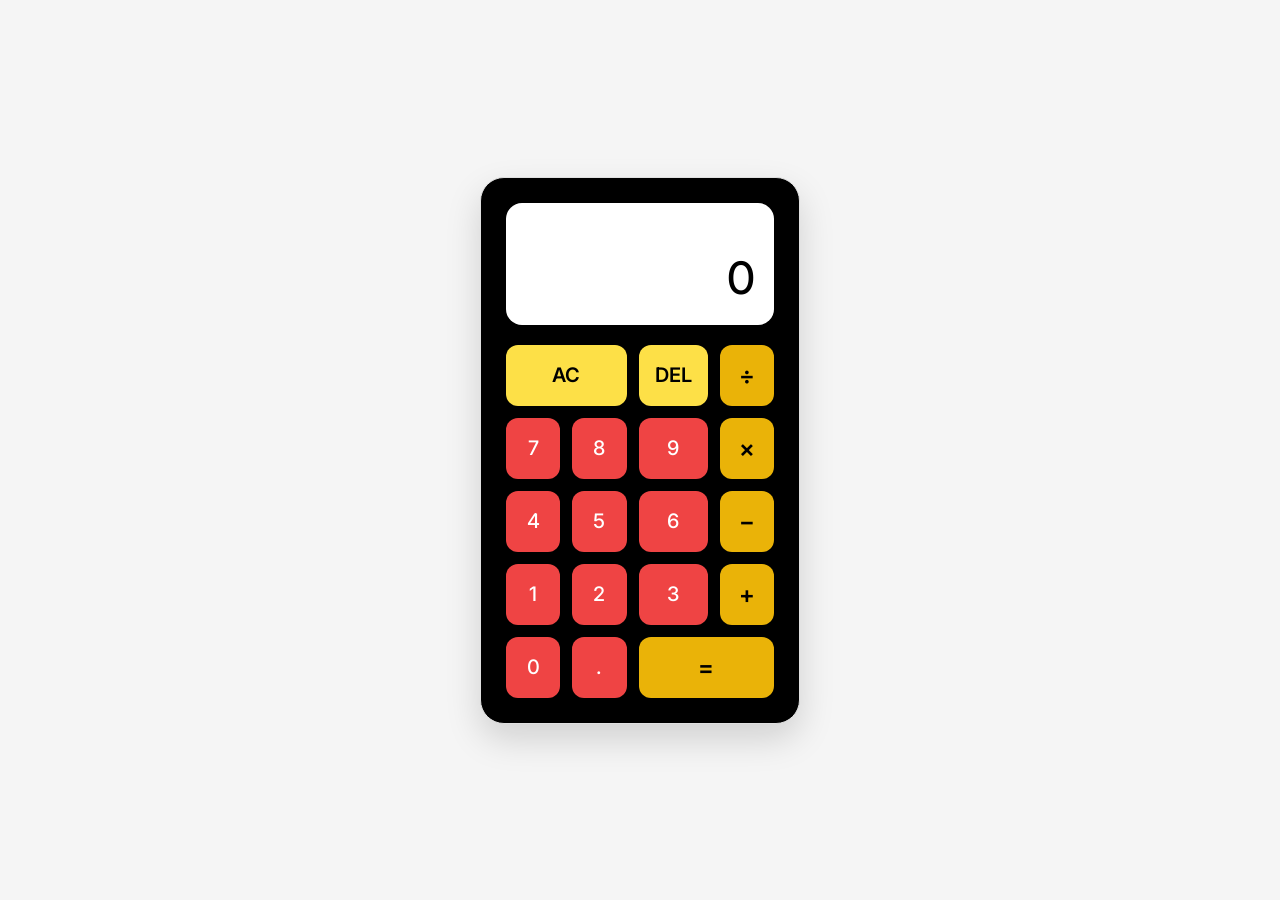
<file: calculator/index.html>
<!DOCTYPE html>
<html lang="en">
<head>
  <meta charset="UTF-8">
  <meta name="viewport" content="width=device-width, initial-scale=1.0">
  <title>Modern Glassmorphism Calculator</title>
  <meta name="description" content="A beautiful and functional calculator built with HTML, CSS, and JS">
  <link rel="stylesheet" href="style.css">
  <link rel="preconnect" href="https://fonts.googleapis.com">
  <link rel="preconnect" href="https://fonts.gstatic.com" crossorigin>
  <link href="https://fonts.googleapis.com/css2?family=Inter:wght@300;400;500;600&display=swap" rel="stylesheet">
</head>
<body>
  <div class="calculator-container">
    <div class="calculator">
      <div class="display">
        <div class="previous-operand" id="previous-operand"></div>
        <div class="current-operand" id="current-operand">0</div>
      </div>
      <div class="buttons">
        <button class="btn span-two action-btn" id="clear">AC</button>
        <button class="btn action-btn" id="delete">DEL</button>
        <button class="btn operator" data-operation="÷">÷</button>
        <button class="btn number" data-number="7">7</button>
        <button class="btn number" data-number="8">8</button>
        <button class="btn number" data-number="9">9</button>
        <button class="btn operator" data-operation="×">×</button>
        <button class="btn number" data-number="4">4</button>
        <button class="btn number" data-number="5">5</button>
        <button class="btn number" data-number="6">6</button>
        <button class="btn operator" data-operation="−">−</button>
        <button class="btn number" data-number="1">1</button>
        <button class="btn number" data-number="2">2</button>
        <button class="btn number" data-number="3">3</button>
        <button class="btn operator" data-operation="+">+</button>
        <button class="btn number" data-number="0">0</button>
        <button class="btn number" data-number=".">.</button>
        <button class="btn span-two equals-btn" id="equals">=</button>
      </div>
    </div>
  </div>
  <script src="script.js"></script>
</body>
</html>
</file>
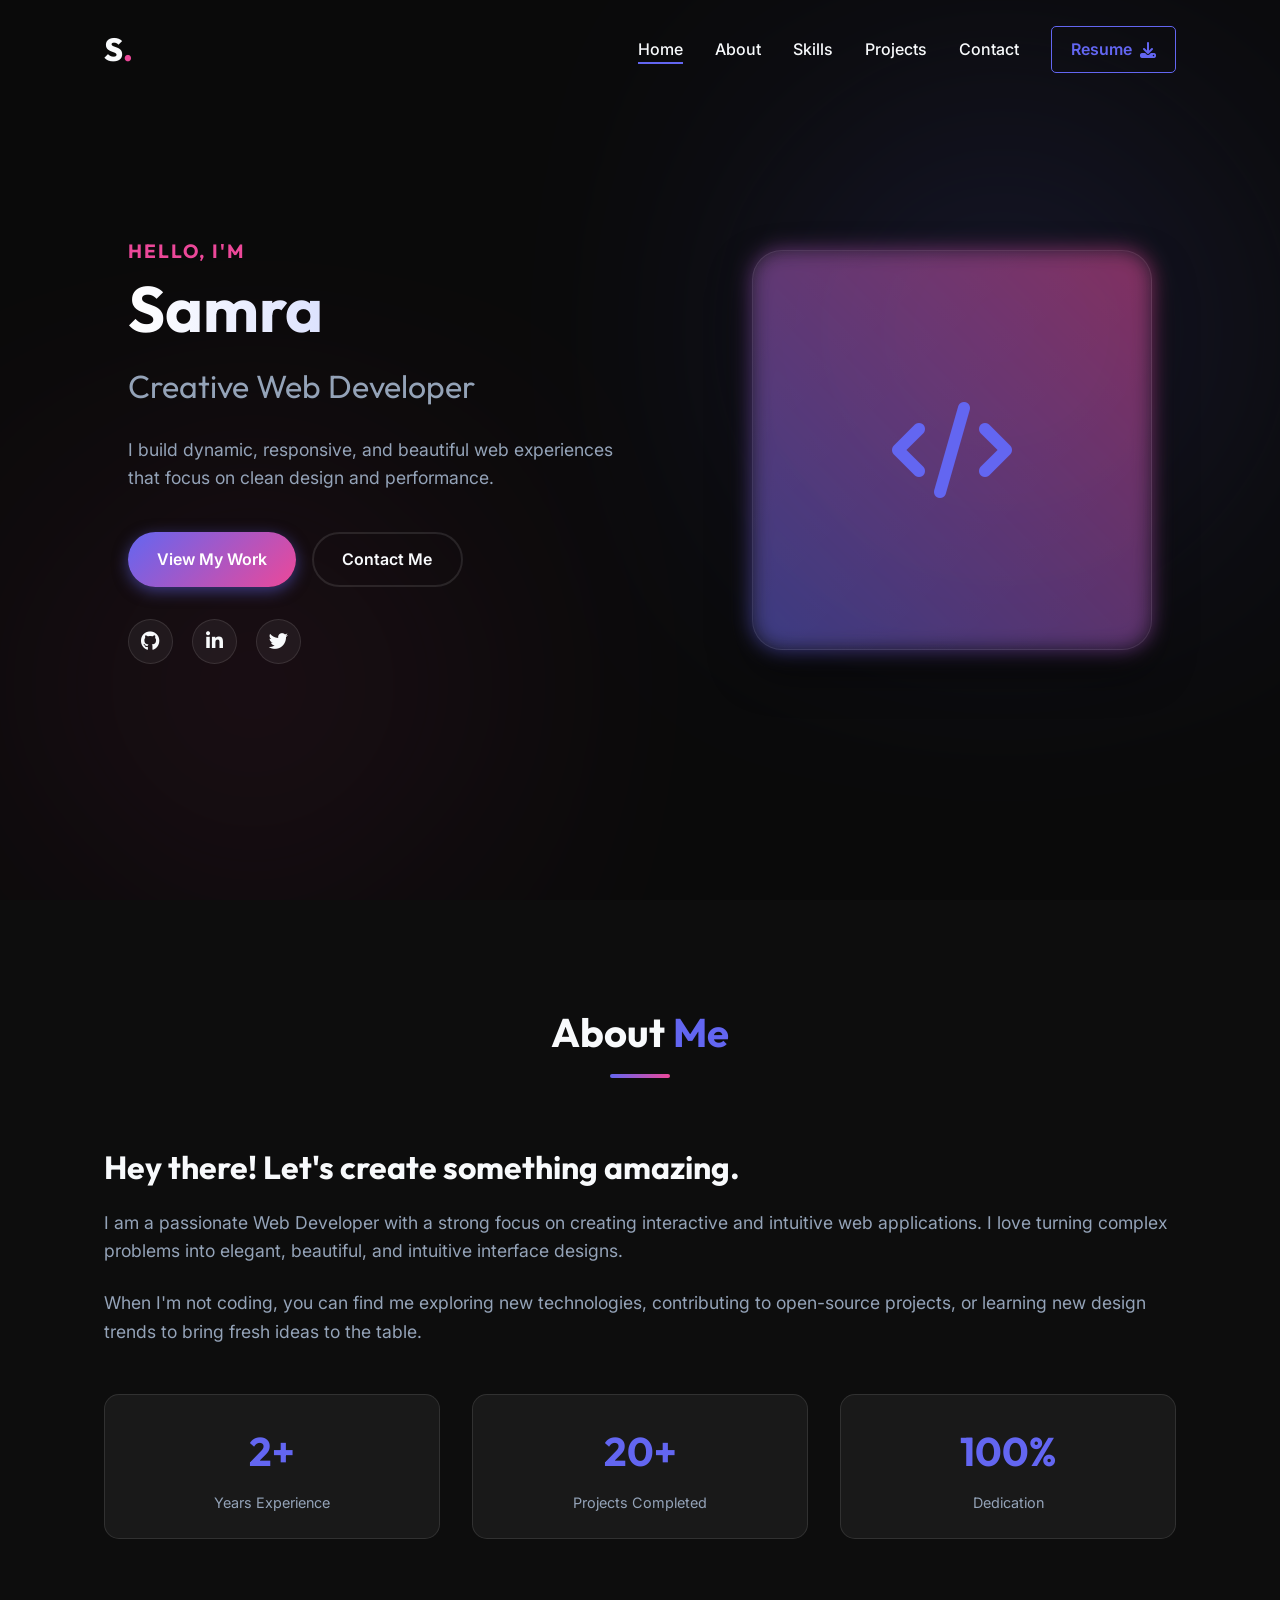
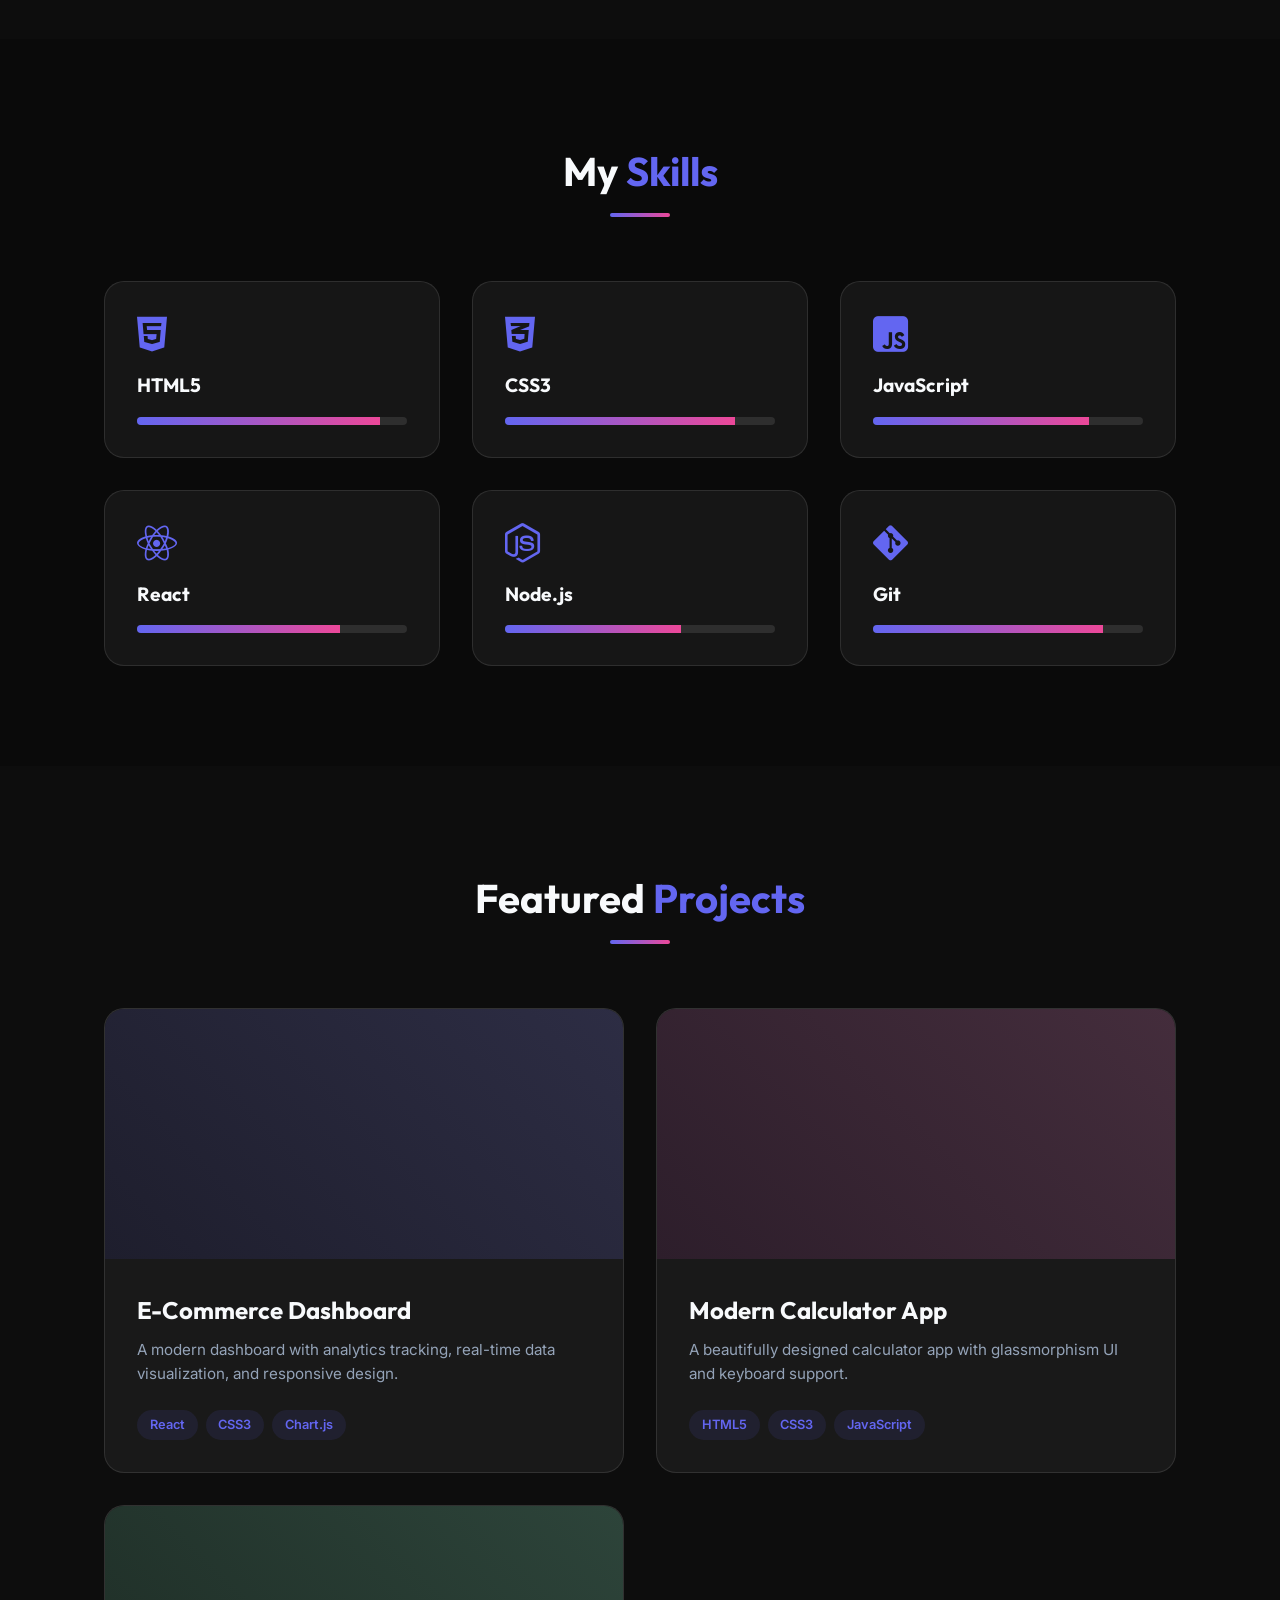
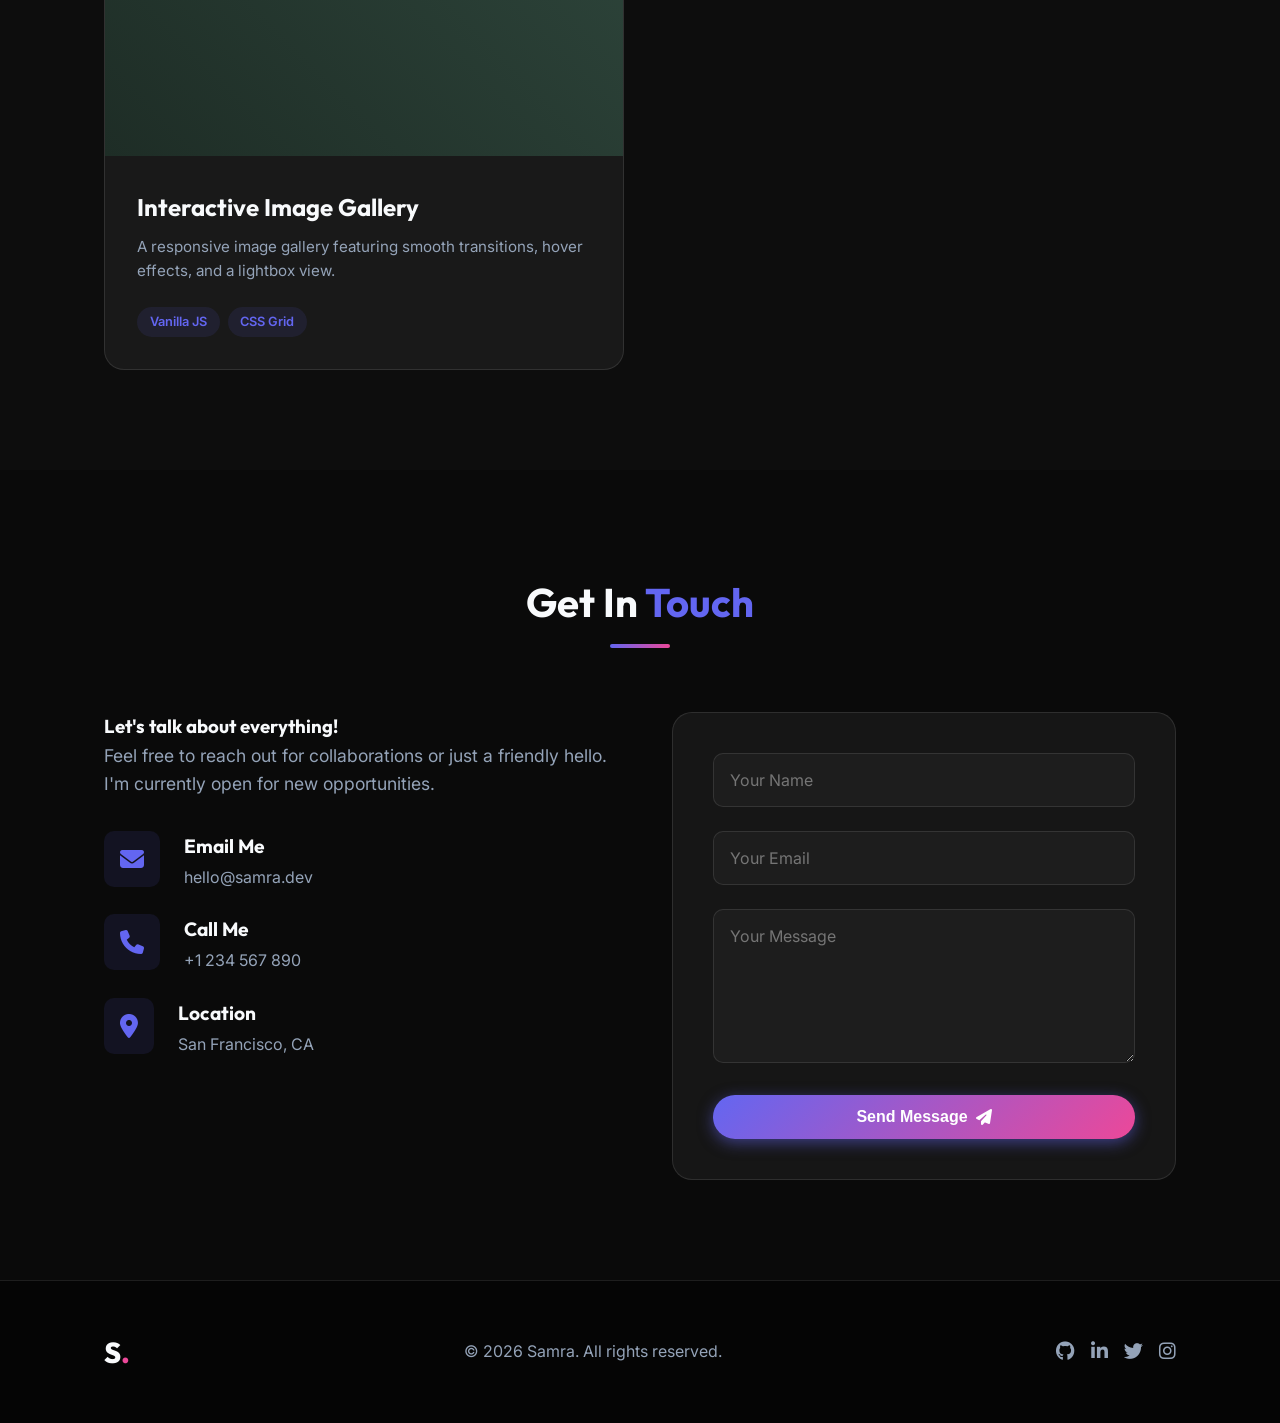
<file: portfolio/index.html>
<!DOCTYPE html>
<html lang="en">
<head>
    <meta charset="UTF-8">
    <meta name="viewport" content="width=device-width, initial-scale=1.0">
    <title>Samra's Portfolio Web Developer</title>
    <meta name="description" content="Personal portfolio of Samra, showcasing web development skills, projects, and resume.">
    
    <!-- Google Fonts -->
    <link rel="preconnect" href="https://fonts.googleapis.com">
    <link rel="preconnect" href="https://fonts.gstatic.com" crossorigin>
    <link href="https://fonts.googleapis.com/css2?family=Inter:wght@300;400;600;800&family=Outfit:wght@400;700&display=swap" rel="stylesheet">
    
    <!-- CSS -->
    <link rel="stylesheet" href="style.css">
    
    <!-- Font Awesome for Icons -->
    <link rel="stylesheet" href="https://cdnjs.cloudflare.com/ajax/libs/font-awesome/6.4.0/css/all.min.css">
</head>
<body>
    <!-- Navigation -->
    <header id="header">
        <nav class="navbar">
            <div class="logo">
                <a href="#home">S<span>.</span></a>
            </div>
            <ul class="nav-links">
                <li><a href="#home" class="nav-link">Home</a></li>
                <li><a href="#about" class="nav-link">About</a></li>
                <li><a href="#skills" class="nav-link">Skills</a></li>
                <li><a href="#projects" class="nav-link">Projects</a></li>
                <li><a href="#contact" class="nav-link">Contact</a></li>
                <li><a href="#resume" class="btn-resume-nav">Resume <i class="fas fa-download"></i></a></li>
            </ul>
            <div class="hamburger">
                <span class="bar"></span>
                <span class="bar"></span>
                <span class="bar"></span>
            </div>
        </nav>
    </header>

    <!-- Hero Section -->
    <section id="home" class="hero">
        <div class="hero-content reveal">
            <h3 class="subtitle">Hello, I'm</h3>
            <h1 class="title">Samra</h1>
            <h2 class="role">Creative Web Developer</h2>
            <p class="description">I build dynamic, responsive, and beautiful web experiences that focus on clean design and performance.</p>
            <div class="hero-cta">
                <a href="#projects" class="btn btn-primary">View My Work</a>
                <a href="#contact" class="btn btn-secondary">Contact Me</a>
            </div>
            <div class="social-links">
                <a href="#" target="_blank"><i class="fab fa-github"></i></a>
                <a href="#" target="_blank"><i class="fab fa-linkedin-in"></i></a>
                <a href="#" target="_blank"><i class="fab fa-twitter"></i></a>
            </div>
        </div>
        <div class="hero-image reveal-right">
            <!-- Glassmorphism card placeholder for hero image -->
            <div class="image-placeholder">
                <i class="fas fa-code"></i>
            </div>
        </div>
    </section>

    <!-- About Section -->
    <section id="about" class="about">
        <div class="container">
            <div class="section-title reveal">
                <h2>About <span>Me</span></h2>
                <div class="underline"></div>
            </div>
            <div class="about-content">
                <div class="about-text reveal-left">
                    <h3>Hey there! Let's create something amazing.</h3>
                    <p>I am a passionate Web Developer with a strong focus on creating interactive and intuitive web applications. I love turning complex problems into elegant, beautiful, and intuitive interface designs.</p>
                    <p>When I'm not coding, you can find me exploring new technologies, contributing to open-source projects, or learning new design trends to bring fresh ideas to the table.</p>
                    <div class="stats">
                        <div class="stat-item">
                            <h4>2+</h4>
                            <p>Years Experience</p>
                        </div>
                        <div class="stat-item">
                            <h4>20+</h4>
                            <p>Projects Completed</p>
                        </div>
                        <div class="stat-item">
                            <h4>100%</h4>
                            <p>Dedication</p>
                        </div>
                    </div>
                </div>
            </div>
        </div>
    </section>

    <!-- Skills Section -->
    <section id="skills" class="skills">
        <div class="container">
            <div class="section-title reveal">
                <h2>My <span>Skills</span></h2>
                <div class="underline"></div>
            </div>
            <div class="skills-grid reveal">
                <div class="skill-card">
                    <i class="fab fa-html5 skill-icon"></i>
                    <h3>HTML5</h3>
                    <div class="progress-bar"><div class="progress" data-width="90%"></div></div>
                </div>
                <div class="skill-card">
                    <i class="fab fa-css3-alt skill-icon"></i>
                    <h3>CSS3</h3>
                    <div class="progress-bar"><div class="progress" data-width="85%"></div></div>
                </div>
                <div class="skill-card">
                    <i class="fab fa-js-square skill-icon"></i>
                    <h3>JavaScript</h3>
                    <div class="progress-bar"><div class="progress" data-width="80%"></div></div>
                </div>
                <div class="skill-card">
                    <i class="fab fa-react skill-icon"></i>
                    <h3>React</h3>
                    <div class="progress-bar"><div class="progress" data-width="75%"></div></div>
                </div>
                <div class="skill-card">
                    <i class="fab fa-node-js skill-icon"></i>
                    <h3>Node.js</h3>
                    <div class="progress-bar"><div class="progress" data-width="65%"></div></div>
                </div>
                <div class="skill-card">
                    <i class="fab fa-git-alt skill-icon"></i>
                    <h3>Git</h3>
                    <div class="progress-bar"><div class="progress" data-width="85%"></div></div>
                </div>
            </div>
        </div>
    </section>

    <!-- Projects Section -->
    <section id="projects" class="projects">
        <div class="container">
            <div class="section-title reveal">
                <h2>Featured <span>Projects</span></h2>
                <div class="underline"></div>
            </div>
            <div class="projects-grid">
                <!-- Project 1 -->
                <div class="project-card reveal">
                    <div class="project-img">
                        <div class="img-overlay">
                            <a href="#" class="btn btn-outline"><i class="fas fa-eye"></i> Live Preview</a>
                            <a href="#" class="btn btn-outline"><i class="fab fa-github"></i> Source Code</a>
                        </div>
                    </div>
                    <div class="project-info">
                        <h3>E-Commerce Dashboard</h3>
                        <p>A modern dashboard with analytics tracking, real-time data visualization, and responsive design.</p>
                        <div class="project-tags">
                            <span>React</span>
                            <span>CSS3</span>
                            <span>Chart.js</span>
                        </div>
                    </div>
                </div>
                <!-- Project 2 -->
                <div class="project-card reveal">
                    <div class="project-img diff-bg-1">
                        <div class="img-overlay">
                            <a href="#" class="btn btn-outline"><i class="fas fa-eye"></i> Live Preview</a>
                            <a href="#" class="btn btn-outline"><i class="fab fa-github"></i> Source Code</a>
                        </div>
                    </div>
                    <div class="project-info">
                        <h3>Modern Calculator App</h3>
                        <p>A beautifully designed calculator app with glassmorphism UI and keyboard support.</p>
                        <div class="project-tags">
                            <span>HTML5</span>
                            <span>CSS3</span>
                            <span>JavaScript</span>
                        </div>
                    </div>
                </div>
                <!-- Project 3 -->
                <div class="project-card reveal">
                    <div class="project-img diff-bg-2">
                        <div class="img-overlay">
                            <a href="#" class="btn btn-outline"><i class="fas fa-eye"></i> Live Preview</a>
                            <a href="#" class="btn btn-outline"><i class="fab fa-github"></i> Source Code</a>
                        </div>
                    </div>
                    <div class="project-info">
                        <h3>Interactive Image Gallery</h3>
                        <p>A responsive image gallery featuring smooth transitions, hover effects, and a lightbox view.</p>
                        <div class="project-tags">
                            <span>Vanilla JS</span>
                            <span>CSS Grid</span>
                        </div>
                    </div>
                </div>
            </div>
        </div>
    </section>

    <!-- Contact Section -->
    <section id="contact" class="contact">
        <div class="container">
            <div class="section-title reveal">
                <h2>Get In <span>Touch</span></h2>
                <div class="underline"></div>
            </div>
            <div class="contact-content reveal">
                <div class="contact-info">
                    <h3>Let's talk about everything!</h3>
                    <p>Feel free to reach out for collaborations or just a friendly hello. I'm currently open for new opportunities.</p>
                    <div class="info-item">
                        <i class="fas fa-envelope"></i>
                        <div>
                            <h4>Email Me</h4>
                            <p>hello@samra.dev</p>
                        </div>
                    </div>
                    <div class="info-item">
                        <i class="fas fa-phone"></i>
                        <div>
                            <h4>Call Me</h4>
                            <p>+1 234 567 890</p>
                        </div>
                    </div>
                    <div class="info-item">
                        <i class="fas fa-map-marker-alt"></i>
                        <div>
                            <h4>Location</h4>
                            <p>San Francisco, CA</p>
                        </div>
                    </div>
                </div>
                <form class="contact-form">
                    <div class="form-group">
                        <input type="text" id="name" placeholder="Your Name" required>
                    </div>
                    <div class="form-group">
                        <input type="email" id="email" placeholder="Your Email" required>
                    </div>
                    <div class="form-group">
                        <textarea id="message" rows="6" placeholder="Your Message" required></textarea>
                    </div>
                    <button type="submit" class="btn btn-primary submit-btn">Send Message <i class="fas fa-paper-plane"></i></button>
                </form>
            </div>
        </div>
    </section>

    <!-- Footer -->
    <footer>
        <div class="container footer-content">
            <div class="footer-logo">S<span>.</span></div>
            <p>&copy; 2026 Samra. All rights reserved.</p>
            <div class="footer-socials">
                <a href="#"><i class="fab fa-github"></i></a>
                <a href="#"><i class="fab fa-linkedin-in"></i></a>
                <a href="#"><i class="fab fa-twitter"></i></a>
                <a href="#"><i class="fab fa-instagram"></i></a>
            </div>
        </div>
    </footer>

    <!-- JS -->
    <script src="script.js"></script>
</body>
</html>
</file>
<file: calculator/style.css>
* {
  margin: 0;
  padding: 0;
  box-sizing: border-box;
  font-family: 'Inter', sans-serif;
}

body {
  min-height: 100vh;
  display: flex;
  justify-content: center;
  align-items: center;
  background: #f5f5f5;
}

.calculator-container {
  display: flex;
  justify-content: center;
  align-items: center;
  padding: 20px;
}

.calculator {
  background: #000000;
  border: 1px solid #e0e0e0;
  border-radius: 24px;
  padding: 25px;
  box-shadow: 0 15px 35px rgba(0, 0, 0, 0.15);
  width: 320px;
}

.display {
  display: flex;
  flex-direction: column;
  justify-content: flex-end;
  background: #ffffff;
  border-radius: 16px;
  padding: 20px;
  margin-bottom: 20px;
  min-height: 110px;
  word-wrap: break-word;
  word-break: break-all;
}

.previous-operand {
  color: #666666;
  font-size: 1.1rem;
  text-align: right;
  min-height: 24px;
  margin-bottom: 4px;
}

.current-operand {
  color: #000000;
  font-size: 2.8rem;
  text-align: right;
  font-weight: 500;
  letter-spacing: -1px;
}

.buttons {
  display: grid;
  grid-template-columns: repeat(4, 1fr);
  gap: 12px;
}

.btn {
  border: none;
  background: #ef4444;
  padding: 16px;
  border-radius: 12px;
  font-size: 1.25rem;
  color: #ffffff;
  cursor: pointer;
  transition: all 0.2s cubic-bezier(0.4, 0, 0.2, 1);
  font-weight: 500;
}

.btn:hover {
  background: #f87171;
  transform: translateY(-2px);
  box-shadow: 0 6px 12px rgba(0, 0, 0, 0.15);
}

.btn:active {
  transform: translateY(1px);
  background: #dc2626;
}

.span-two {
  grid-column: span 2;
}

.operator {
  background: #eab308;
  color: #000000;
  font-size: 1.5rem;
  font-weight: 600;
}

.operator:hover {
  background: #facc15;
}

.action-btn {
  background: #fde047;
  color: #000000;
  font-weight: 600;
}

.action-btn:hover {
  background: #fef08a;
}

.equals-btn {
  background: #eab308;
  color: #000000;
  font-weight: 600;
  font-size: 1.5rem;
}

.equals-btn:hover {
  background: #facc15;
}
</file>
<file: portfolio/style.css>
/* --- CSS Variables & Resets --- */
:root {
    --bg-dark: #0a0a0a;
    --bg-card: rgba(255, 255, 255, 0.05);
    --border-color: rgba(255, 255, 255, 0.1);
    
    --primary-color: #6366f1; /* Indigo */
    --secondary-color: #ec4899; /* Pink */
    --accent-glow: rgba(99, 102, 241, 0.5);
    
    --text-main: #f8fafc;
    --text-muted: #94a3b8;
    
    --font-heading: 'Outfit', sans-serif;
    --font-body: 'Inter', sans-serif;
    
    --transition: all 0.3s cubic-bezier(0.25, 0.8, 0.25, 1);
}

* {
    margin: 0;
    padding: 0;
    box-sizing: border-box;
}

html {
    scroll-behavior: smooth;
}

body {
    background-color: var(--bg-dark);
    color: var(--text-main);
    font-family: var(--font-body);
    line-height: 1.6;
    overflow-x: hidden;
}

h1, h2, h3, h4, h5, h6 {
    font-family: var(--font-heading);
    font-weight: 700;
}

a {
    text-decoration: none;
    color: inherit;
    transition: var(--transition);
}

ul {
    list-style: none;
}

.container {
    max-width: 1200px;
    margin: 0 auto;
    padding: 0 5%;
}

/* --- Reusable Components --- */

/* Buttons */
.btn {
    display: inline-flex;
    align-items: center;
    gap: 0.5rem;
    padding: 0.8rem 1.8rem;
    border-radius: 50px;
    font-weight: 600;
    font-size: 1rem;
    cursor: pointer;
    transition: var(--transition);
    border: none;
    outline: none;
}

.btn-primary {
    background: linear-gradient(135deg, var(--primary-color), var(--secondary-color));
    color: white;
    box-shadow: 0 4px 15px var(--accent-glow);
}

.btn-primary:hover {
    transform: translateY(-3px);
    box-shadow: 0 8px 25px var(--accent-glow);
}

.btn-secondary {
    background: transparent;
    color: var(--text-main);
    border: 2px solid var(--border-color);
}

.btn-secondary:hover {
    border-color: var(--primary-color);
    background: rgba(99, 102, 241, 0.1);
    transform: translateY(-3px);
}

.btn-outline {
    background: rgba(10, 10, 10, 0.8);
    color: white;
    border: 1px solid var(--border-color);
    padding: 0.6rem 1.2rem;
    font-size: 0.9rem;
}

.btn-outline:hover {
    background: var(--primary-color);
    border-color: var(--primary-color);
}

/* Section Title */
.section-title {
    text-align: center;
    margin-bottom: 4rem;
}

.section-title h2 {
    font-size: 2.5rem;
    position: relative;
    display: inline-block;
}

.section-title h2 span {
    color: var(--primary-color);
}

.underline {
    height: 4px;
    width: 60px;
    background: linear-gradient(90deg, var(--primary-color), var(--secondary-color));
    margin: 10px auto 0;
    border-radius: 2px;
}

/* --- Header & Navigation --- */
header {
    position: fixed;
    top: 0;
    left: 0;
    width: 100%;
    z-index: 1000;
    transition: var(--transition);
    padding: 1.5rem 0;
}

header.sticky {
    background: rgba(10, 10, 10, 0.9);
    backdrop-filter: blur(10px);
    padding: 1rem 0;
    border-bottom: 1px solid var(--border-color);
}

.navbar {
    max-width: 1200px;
    margin: 0 auto;
    padding: 0 5%;
    display: flex;
    justify-content: space-between;
    align-items: center;
}

.logo a {
    font-size: 2rem;
    font-family: var(--font-heading);
    font-weight: 800;
    color: var(--text-main);
}

.logo span {
    color: var(--secondary-color);
}

.nav-links {
    display: flex;
    align-items: center;
    gap: 2rem;
}

.nav-link {
    font-weight: 500;
    font-size: 1rem;
    position: relative;
}

.nav-link::after {
    content: '';
    position: absolute;
    bottom: -5px;
    left: 0;
    width: 0;
    height: 2px;
    background: var(--primary-color);
    transition: var(--transition);
}

.nav-link:hover::after,
.nav-link.active::after {
    width: 100%;
}

.nav-link:hover {
    color: var(--primary-color);
}

.btn-resume-nav {
    padding: 0.6rem 1.2rem;
    border: 1px solid var(--primary-color);
    border-radius: 5px;
    color: var(--primary-color);
    font-weight: 600;
    display: flex;
    align-items: center;
    gap: 0.5rem;
}

.btn-resume-nav:hover {
    background: rgba(99, 102, 241, 0.1);
    box-shadow: 0 0 10px var(--accent-glow);
}

/* Hamburger */
.hamburger {
    display: none;
    cursor: pointer;
}

.bar {
    display: block;
    width: 25px;
    height: 3px;
    margin: 5px auto;
    background-color: var(--text-main);
    transition: var(--transition);
}

/* --- Hero Section --- */
.hero {
    min-height: 100vh;
    display: flex;
    align-items: center;
    justify-content: space-between;
    padding: 0 10%;
    position: relative;
    overflow: hidden;
}

/* Background elements */
.hero::before {
    content: '';
    position: absolute;
    top: 20%;
    right: 10%;
    width: 300px;
    height: 300px;
    background: var(--primary-color);
    filter: blur(150px);
    opacity: 0.4;
    border-radius: 50%;
    z-index: -1;
}

.hero::after {
    content: '';
    position: absolute;
    bottom: 10%;
    left: 10%;
    width: 250px;
    height: 250px;
    background: var(--secondary-color);
    filter: blur(150px);
    opacity: 0.3;
    border-radius: 50%;
    z-index: -1;
}

.hero-content {
    flex: 1;
    max-width: 600px;
}

.subtitle {
    color: var(--secondary-color);
    font-size: 1.2rem;
    margin-bottom: 0.5rem;
    letter-spacing: 2px;
    text-transform: uppercase;
}

.title {
    font-size: 4rem;
    line-height: 1.1;
    margin-bottom: 1rem;
    background: linear-gradient(to right, #fff, #a5b4fc);
    -webkit-background-clip: text;
    -webkit-text-fill-color: transparent;
}

.role {
    font-size: 2rem;
    color: var(--text-muted);
    margin-bottom: 1.5rem;
    font-weight: 400;
}

.description {
    font-size: 1.1rem;
    color: var(--text-muted);
    margin-bottom: 2.5rem;
}

.hero-cta {
    display: flex;
    gap: 1rem;
    margin-bottom: 2rem;
}

.social-links {
    display: flex;
    gap: 1.2rem;
}

.social-links a {
    display: flex;
    align-items: center;
    justify-content: center;
    width: 45px;
    height: 45px;
    border-radius: 50%;
    background: var(--bg-card);
    border: 1px solid var(--border-color);
    font-size: 1.2rem;
    color: var(--text-main);
}

.social-links a:hover {
    background: var(--primary-color);
    border-color: var(--primary-color);
    transform: translateY(-5px);
    box-shadow: 0 5px 15px var(--accent-glow);
}

.hero-image {
    flex: 1;
    display: flex;
    justify-content: flex-end;
}

.image-placeholder {
    width: 400px;
    height: 400px;
    background: linear-gradient(135deg, rgba(255,255,255,0.05), rgba(255,255,255,0.01));
    border: 1px solid rgba(255, 255, 255, 0.1);
    border-radius: 30px;
    backdrop-filter: blur(10px);
    display: flex;
    align-items: center;
    justify-content: center;
    font-size: 6rem;
    color: var(--primary-color);
    box-shadow: 0 20px 40px rgba(0,0,0,0.5);
    animation: float 6s ease-in-out infinite;
    position: relative;
}

.image-placeholder::after {
    content: '';
    position: absolute;
    inset: -2px;
    background: linear-gradient(45deg, var(--primary-color), var(--secondary-color));
    border-radius: 32px;
    z-index: -1;
    opacity: 0.5;
    filter: blur(10px);
}

@keyframes float {
    0% { transform: translateY(0px); }
    50% { transform: translateY(-20px); }
    100% { transform: translateY(0px); }
}

/* --- About Section --- */
.about {
    padding: 100px 0;
    background: #0d0d0d;
}

.about-text h3 {
    font-size: 2rem;
    margin-bottom: 1rem;
    color: var(--text-main);
}

.about-text p {
    color: var(--text-muted);
    margin-bottom: 1.5rem;
    font-size: 1.1rem;
}

.stats {
    display: grid;
    grid-template-columns: repeat(3, 1fr);
    gap: 2rem;
    margin-top: 3rem;
}

.stat-item {
    background: var(--bg-card);
    padding: 1.5rem;
    border-radius: 15px;
    border: 1px solid var(--border-color);
    text-align: center;
    transition: var(--transition);
}

.stat-item:hover {
    transform: translateY(-5px);
    border-color: var(--primary-color);
    box-shadow: 0 5px 15px var(--accent-glow);
}

.stat-item h4 {
    font-size: 2.5rem;
    color: var(--primary-color);
    margin-bottom: 0.5rem;
}

.stat-item p {
    font-size: 0.9rem;
    color: var(--text-muted);
    margin: 0;
}

/* --- Skills Section --- */
.skills {
    padding: 100px 0;
    position: relative;
}

.skills-grid {
    display: grid;
    grid-template-columns: repeat(auto-fit, minmax(300px, 1fr));
    gap: 2rem;
}

.skill-card {
    background: var(--bg-card);
    padding: 2rem;
    border-radius: 20px;
    border: 1px solid var(--border-color);
    transition: var(--transition);
}

.skill-card:hover {
    transform: translateY(-5px);
    background: rgba(255, 255, 255, 0.08);
}

.skill-icon {
    font-size: 2.5rem;
    color: var(--primary-color);
    margin-bottom: 1rem;
}

.skill-card h3 {
    margin-bottom: 1rem;
    font-size: 1.2rem;
}

.progress-bar {
    width: 100%;
    height: 8px;
    background: rgba(255, 255, 255, 0.1);
    border-radius: 10px;
    overflow: hidden;
}

.progress {
    height: 100%;
    background: linear-gradient(90deg, var(--primary-color), var(--secondary-color));
    width: 0; /* Updated via JS */
    transition: width 1.5s ease-in-out;
}

/* --- Projects Section --- */
.projects {
    padding: 100px 0;
    background: #0d0d0d;
}

.projects-grid {
    display: grid;
    grid-template-columns: repeat(auto-fit, minmax(350px, 1fr));
    gap: 2rem;
}

.project-card {
    background: var(--bg-card);
    border-radius: 20px;
    overflow: hidden;
    border: 1px solid var(--border-color);
    transition: var(--transition);
}

.project-card:hover {
    transform: translateY(-10px);
    box-shadow: 0 10px 30px rgba(0,0,0,0.5);
    border-color: var(--primary-color);
}

.project-img {
    height: 250px;
    background: linear-gradient(45deg, #1e1e2d, #2d2d44);
    position: relative;
    overflow: hidden;
}

.diff-bg-1 {
    background: linear-gradient(45deg, #2d1e2b, #442d3c);
}
.diff-bg-2 {
    background: linear-gradient(45deg, #1e2d26, #2d443a);
}

.img-overlay {
    position: absolute;
    top: 0;
    left: 0;
    width: 100%;
    height: 100%;
    background: rgba(10, 10, 10, 0.8);
    display: flex;
    align-items: center;
    justify-content: center;
    gap: 1rem;
    opacity: 0;
    transition: var(--transition);
}

.project-card:hover .img-overlay {
    opacity: 1;
}

.project-info {
    padding: 2rem;
}

.project-info h3 {
    font-size: 1.5rem;
    margin-bottom: 0.5rem;
}

.project-info p {
    color: var(--text-muted);
    margin-bottom: 1.5rem;
    font-size: 0.95rem;
}

.project-tags {
    display: flex;
    flex-wrap: wrap;
    gap: 0.5rem;
}

.project-tags span {
    background: rgba(99, 102, 241, 0.1);
    color: var(--primary-color);
    padding: 0.3rem 0.8rem;
    border-radius: 20px;
    font-size: 0.8rem;
    font-weight: 600;
}

/* --- Contact Section --- */
.contact {
    padding: 100px 0;
}

.contact-content {
    display: grid;
    grid-template-columns: 1fr 1fr;
    gap: 4rem;
}

.contact-info p {
    color: var(--text-muted);
    margin-bottom: 2rem;
    font-size: 1.1rem;
}

.info-item {
    display: flex;
    align-items: flex-start;
    gap: 1.5rem;
    margin-bottom: 1.5rem;
}

.info-item i {
    font-size: 1.5rem;
    color: var(--primary-color);
    background: rgba(99, 102, 241, 0.1);
    padding: 1rem;
    border-radius: 10px;
}

.info-item h4 {
    font-size: 1.2rem;
    margin-bottom: 0.2rem;
}

.info-item p {
    color: var(--text-muted);
    margin: 0;
    font-size: 1rem;
}

.contact-form {
    background: var(--bg-card);
    padding: 2.5rem;
    border-radius: 20px;
    border: 1px solid var(--border-color);
}

.form-group {
    margin-bottom: 1.5rem;
}

.form-group input,
.form-group textarea {
    width: 100%;
    padding: 1rem;
    background: rgba(255, 255, 255, 0.03);
    border: 1px solid var(--border-color);
    border-radius: 10px;
    color: var(--text-main);
    font-family: var(--font-body);
    font-size: 1rem;
    transition: var(--transition);
}

.form-group input:focus,
.form-group textarea:focus {
    outline: none;
    border-color: var(--primary-color);
    background: rgba(255, 255, 255, 0.05);
}

.submit-btn {
    width: 100%;
    justify-content: center;
}

/* --- Footer --- */
footer {
    background: #050505;
    padding: 3rem 0;
    border-top: 1px solid var(--border-color);
}

.footer-content {
    display: flex;
    justify-content: space-between;
    align-items: center;
}

.footer-logo {
    font-size: 1.8rem;
    font-family: var(--font-heading);
    font-weight: 800;
}

.footer-logo span {
    color: var(--secondary-color);
}

footer p {
    color: var(--text-muted);
}

.footer-socials {
    display: flex;
    gap: 1rem;
}

.footer-socials a {
    color: var(--text-muted);
    font-size: 1.2rem;
}

.footer-socials a:hover {
    color: var(--primary-color);
}

/* --- Animations & Utilities --- */
.reveal {
    opacity: 0;
    transform: translateY(50px);
    transition: all 0.8s ease;
}

.reveal-left {
    opacity: 0;
    transform: translateX(-50px);
    transition: all 0.8s ease;
}

.reveal-right {
    opacity: 0;
    transform: translateX(50px);
    transition: all 0.8s ease;
}

.reveal.active,
.reveal-left.active,
.reveal-right.active {
    opacity: 1;
    transform: translate(0);
}

/* --- Media Queries --- */
@media (max-width: 992px) {
    .hero {
        flex-direction: column;
        text-align: center;
        padding-top: 150px;
        gap: 3rem;
    }
    
    .hero-content {
        max-width: 100%;
    }
    
    .hero-cta {
        justify-content: center;
    }
    
    .social-links {
        justify-content: center;
    }
    
    .contact-content {
        grid-template-columns: 1fr;
    }
}

@media (max-width: 768px) {
    .nav-links {
        position: fixed;
        left: -100%;
        top: 70px;
        flex-direction: column;
        background: rgba(10, 10, 10, 0.95);
        backdrop-filter: blur(10px);
        width: 100%;
        height: calc(100vh - 70px);
        text-align: center;
        transition: 0.3s;
        padding-top: 2rem;
    }
    
    .nav-links.active {
        left: 0;
    }
    
    .nav-item {
        margin: 1.5rem 0;
    }
    
    .hamburger {
        display: block;
    }
    
    .hamburger.active .bar:nth-child(2) {
        opacity: 0;
    }
    .hamburger.active .bar:nth-child(1) {
        transform: translateY(8px) rotate(45deg);
    }
    .hamburger.active .bar:nth-child(3) {
        transform: translateY(-8px) rotate(-45deg);
    }
    
    .title {
        font-size: 3rem;
    }
    
    .stats {
        grid-template-columns: 1fr;
    }
    
    .footer-content {
        flex-direction: column;
        gap: 1.5rem;
        text-align: center;
    }
}

@media (max-width: 480px) {
    .title {
        font-size: 2.5rem;
    }
    .image-placeholder {
        width: 300px;
        height: 300px;
        font-size: 4rem;
    }
}
</file>
